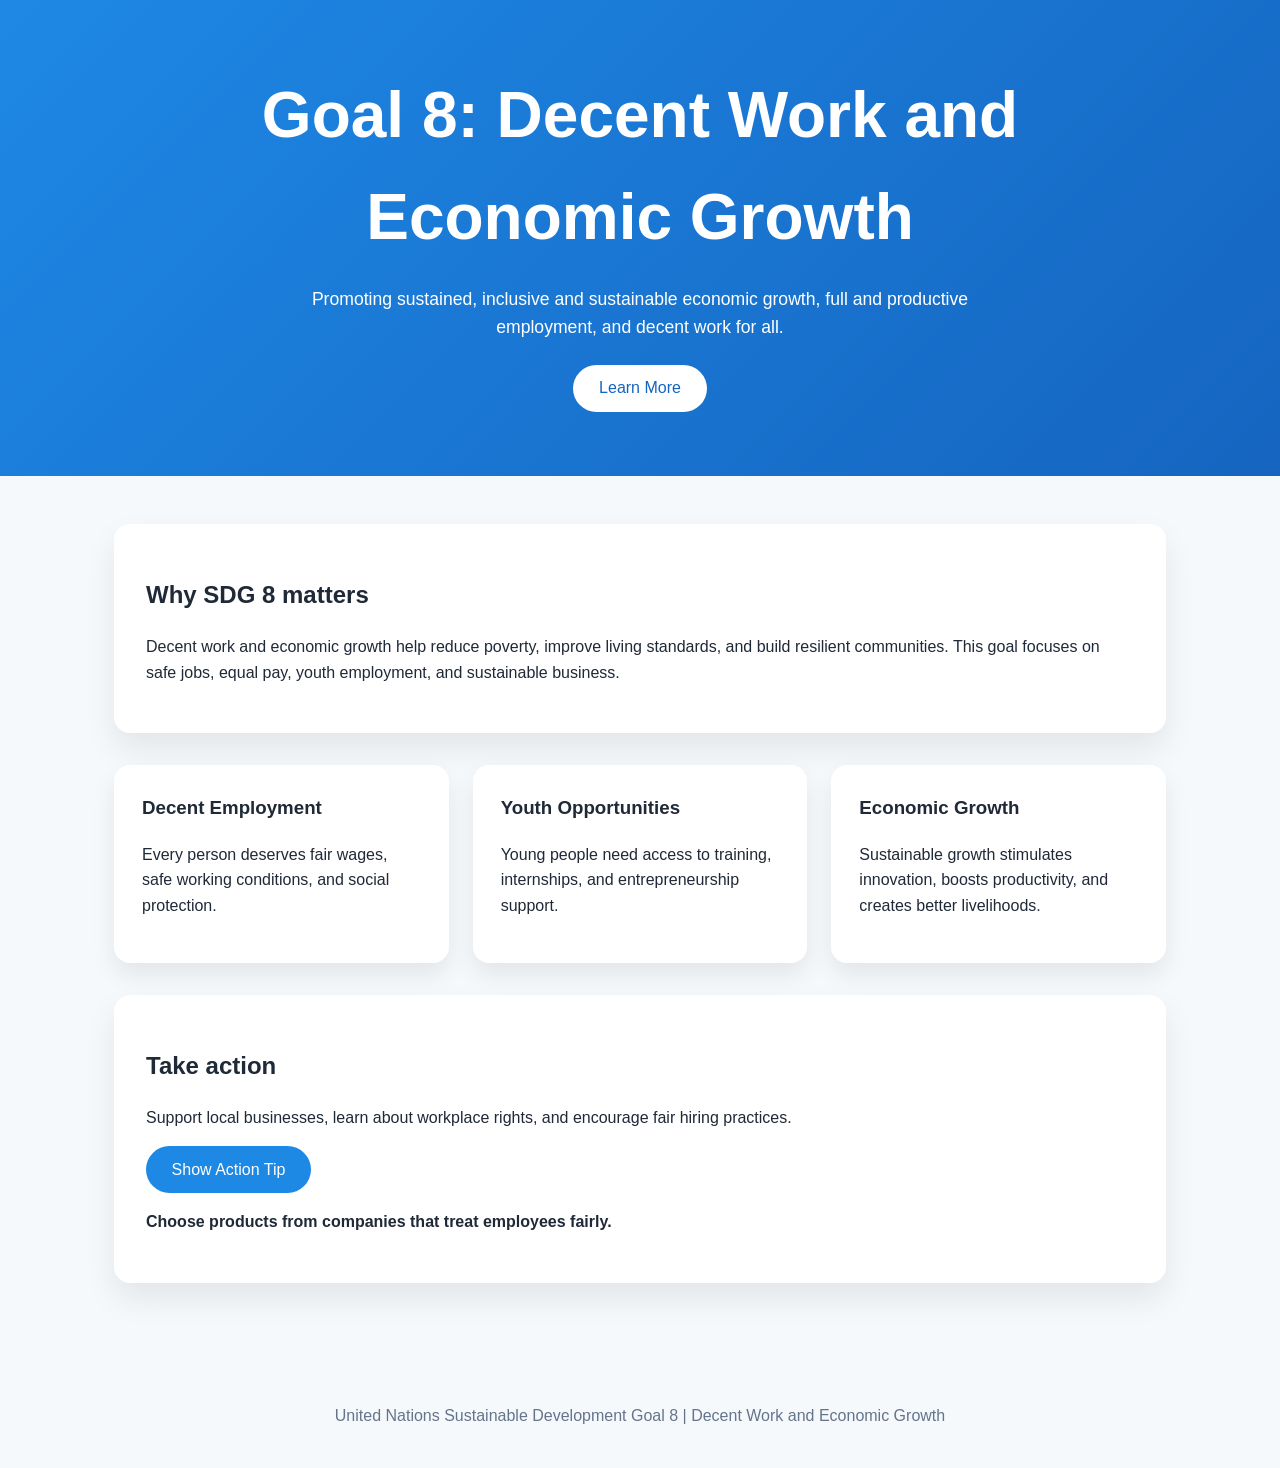
<file: index.html>
<!DOCTYPE html>
<html lang="en">
<head>
  <meta charset="UTF-8" />
  <meta name="viewport" content="width=device-width, initial-scale=1.0" />
  <title>SDG 8 - Decent Work and Economic Growth</title>
  <link rel="stylesheet" href="styles.css" />
</head>
<body>
  <header class="hero">
    <div class="hero-content">
      <h1>Goal 8: Decent Work and Economic Growth</h1>
      <p>Promoting sustained, inclusive and sustainable economic growth, full and productive employment, and decent work for all.</p>
      <button id="learnMoreBtn">Learn More</button>
    </div>
  </header>

  <main>
    <section class="summary">
      <h2>Why SDG 8 matters</h2>
      <p>Decent work and economic growth help reduce poverty, improve living standards, and build resilient communities. This goal focuses on safe jobs, equal pay, youth employment, and sustainable business.</p>
    </section>

    <section class="cards" id="cardsContainer">
      <article class="card">
        <h3>Decent Employment</h3>
        <p>Every person deserves fair wages, safe working conditions, and social protection.</p>
      </article>
      <article class="card">
        <h3>Youth Opportunities</h3>
        <p>Young people need access to training, internships, and entrepreneurship support.</p>
      </article>
      <article class="card">
        <h3>Economic Growth</h3>
        <p>Sustainable growth stimulates innovation, boosts productivity, and creates better livelihoods.</p>
      </article>
    </section>

    <section class="action-section">
      <h2>Take action</h2>
      <p>Support local businesses, learn about workplace rights, and encourage fair hiring practices.</p>
      <button id="actionBtn">Show Action Tip</button>
      <p class="tip" id="actionTip"></p>
    </section>
  </main>

  <footer>
    <p>United Nations Sustainable Development Goal 8 | Decent Work and Economic Growth</p>
  </footer>

  <script src="script.js"></script>
</body>
</html>
</file>
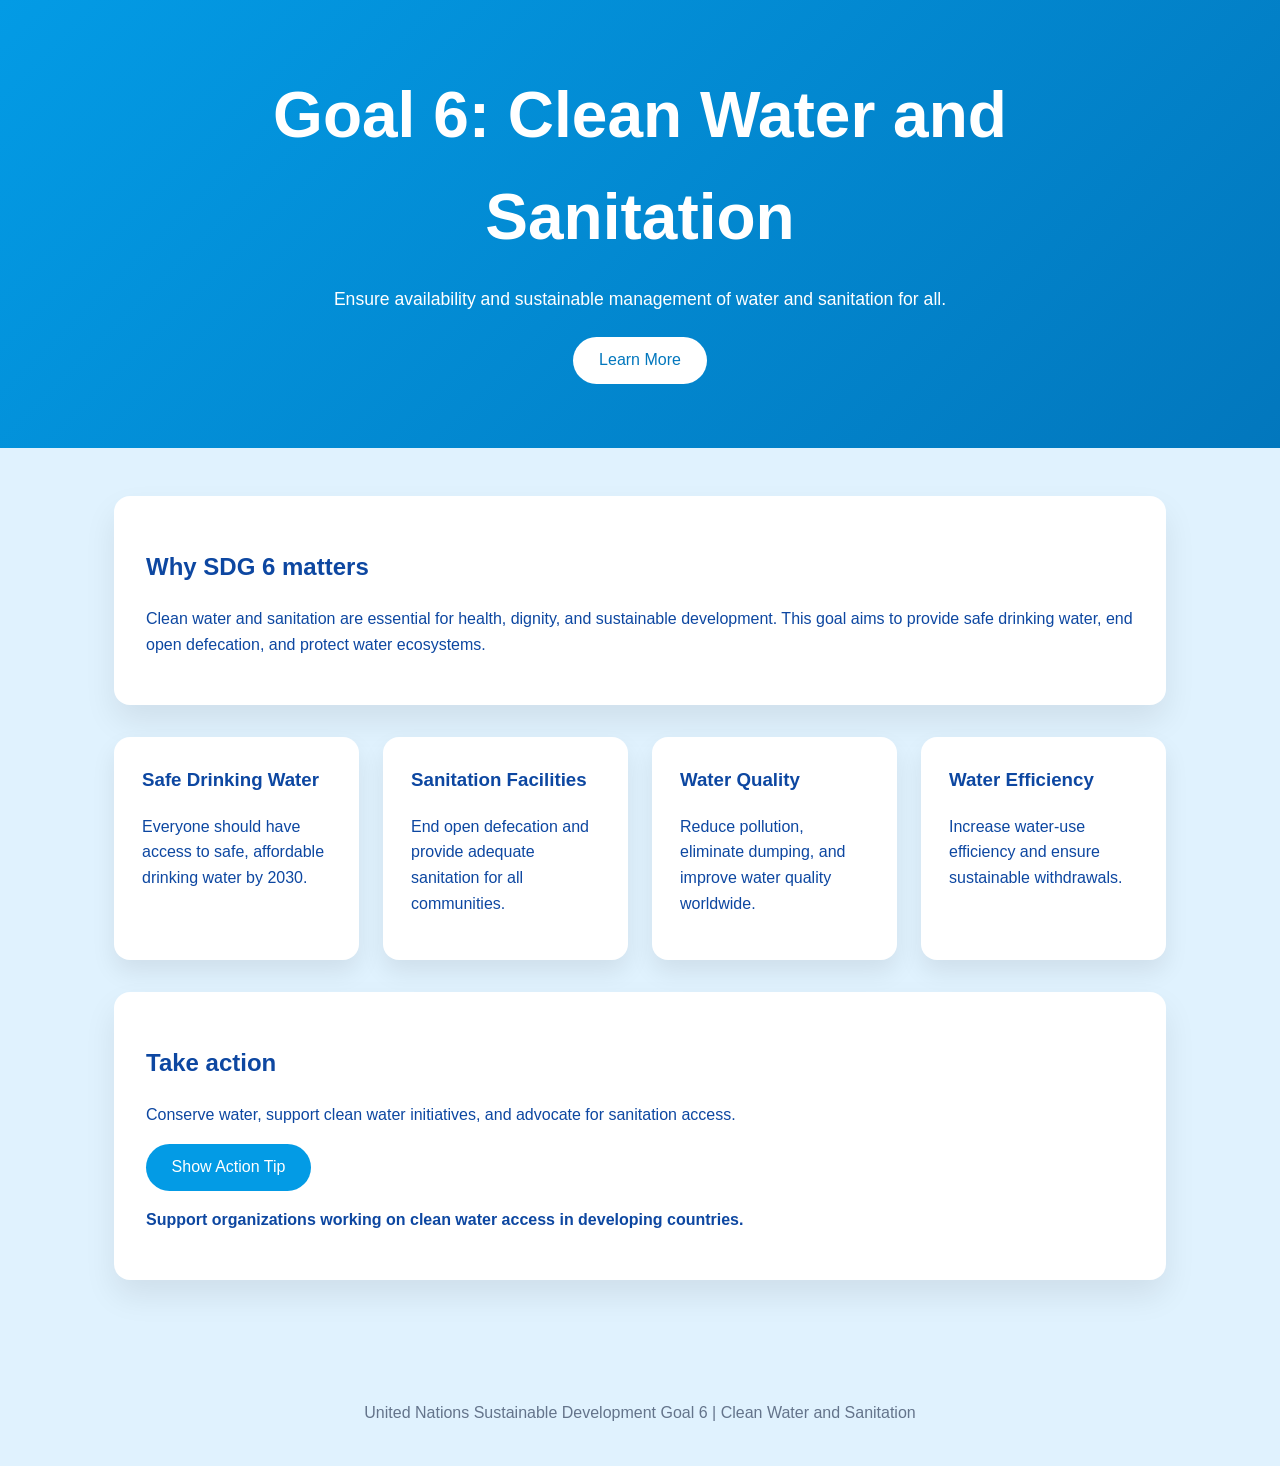
<file: sdg6/index.html>
<!DOCTYPE html>
<html lang="en">
<head>
  <meta charset="UTF-8" />
  <meta name="viewport" content="width=device-width, initial-scale=1.0" />
  <title>SDG 6 - Clean Water and Sanitation</title>
  <link rel="stylesheet" href="styles.css" />
</head>
<body>
  <header class="hero">
    <div class="hero-content">
      <h1>Goal 6: Clean Water and Sanitation</h1>
      <p>Ensure availability and sustainable management of water and sanitation for all.</p>
      <button id="learnMoreBtn">Learn More</button>
    </div>
  </header>

  <main>
    <section class="summary">
      <h2>Why SDG 6 matters</h2>
      <p>Clean water and sanitation are essential for health, dignity, and sustainable development. This goal aims to provide safe drinking water, end open defecation, and protect water ecosystems.</p>
    </section>

    <section class="cards" id="cardsContainer">
      <article class="card">
        <h3>Safe Drinking Water</h3>
        <p>Everyone should have access to safe, affordable drinking water by 2030.</p>
      </article>
      <article class="card">
        <h3>Sanitation Facilities</h3>
        <p>End open defecation and provide adequate sanitation for all communities.</p>
      </article>
      <article class="card">
        <h3>Water Quality</h3>
        <p>Reduce pollution, eliminate dumping, and improve water quality worldwide.</p>
      </article>
      <article class="card">
        <h3>Water Efficiency</h3>
        <p>Increase water-use efficiency and ensure sustainable withdrawals.</p>
      </article>
    </section>

    <section class="action-section">
      <h2>Take action</h2>
      <p>Conserve water, support clean water initiatives, and advocate for sanitation access.</p>
      <button id="actionBtn">Show Action Tip</button>
      <p class="tip" id="actionTip"></p>
    </section>
  </main>

  <footer>
    <p>United Nations Sustainable Development Goal 6 | Clean Water and Sanitation</p>
  </footer>

  <script src="script.js"></script>
</body>
</html>
</file>
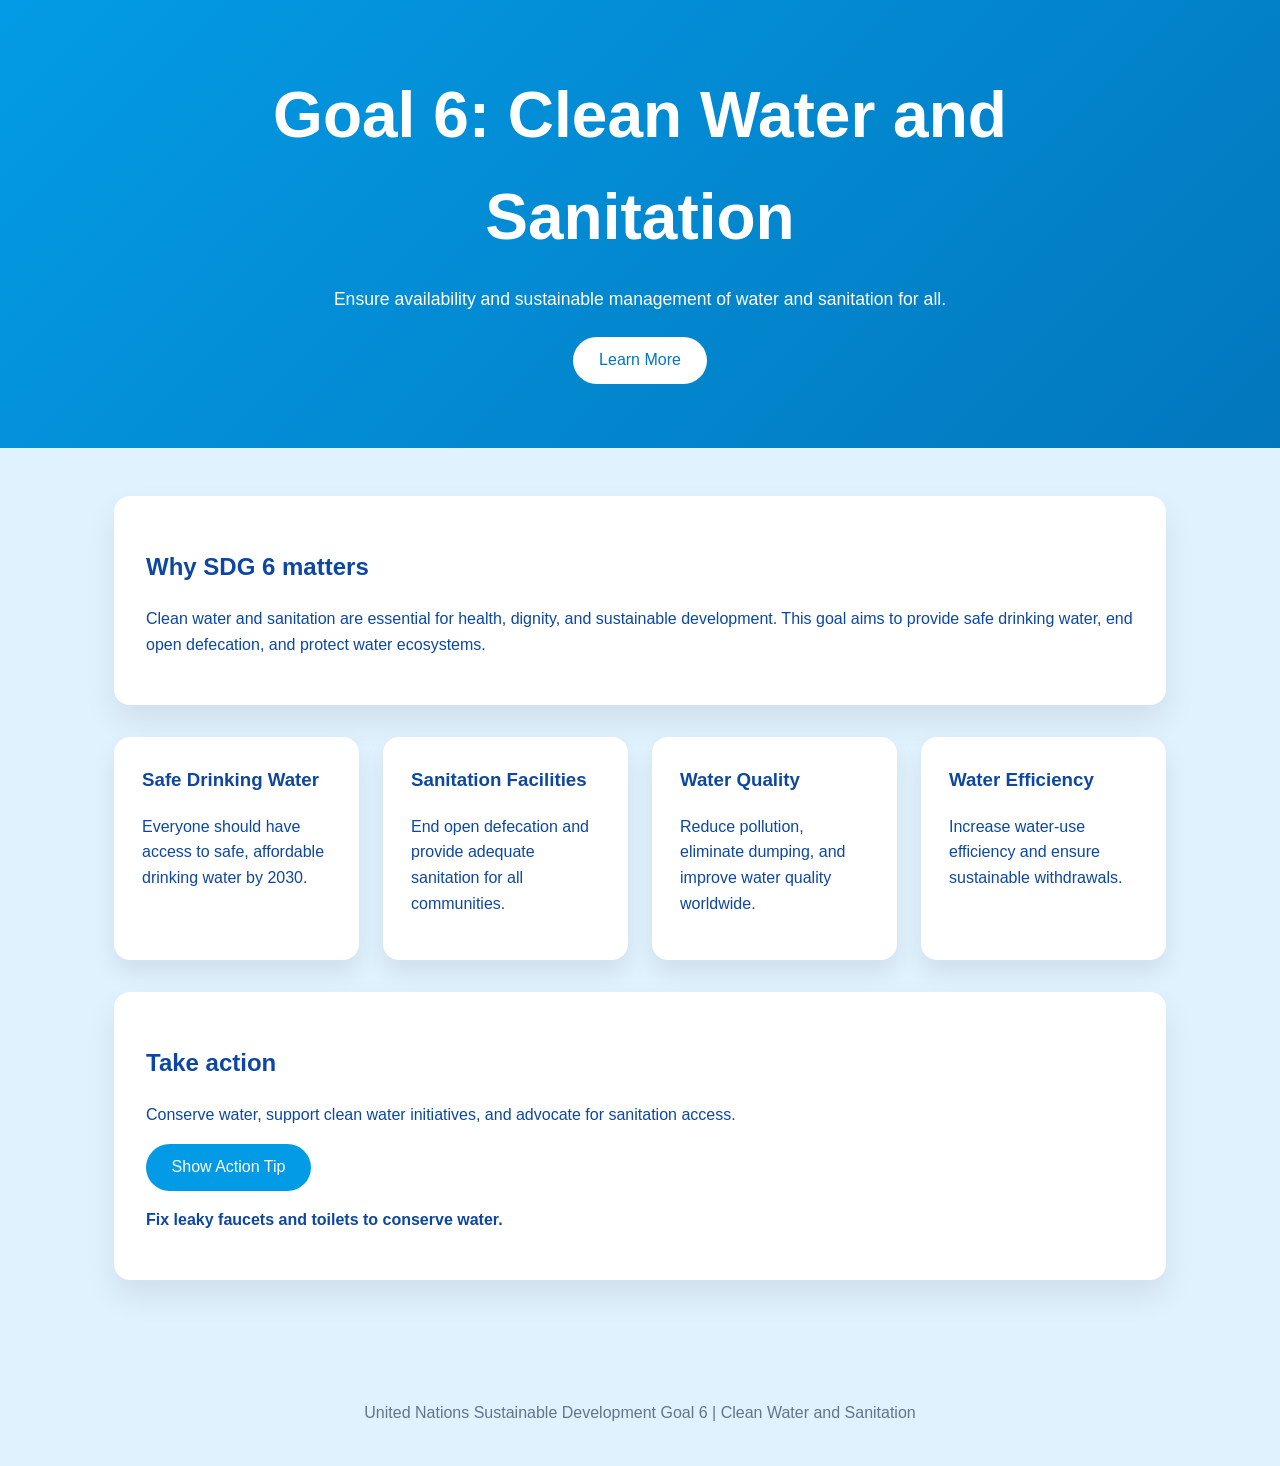
<file: sdg6.html>
<!DOCTYPE html>
<html lang="en">
<head>
  <meta charset="UTF-8" />
  <meta name="viewport" content="width=device-width, initial-scale=1.0" />
  <title>SDG 6 - Clean Water and Sanitation</title>
  <link rel="stylesheet" href="sdg6.css" />
</head>
<body>
  <header class="hero">
    <div class="hero-content">
      <h1>Goal 6: Clean Water and Sanitation</h1>
      <p>Ensure availability and sustainable management of water and sanitation for all.</p>
      <button id="learnMoreBtn">Learn More</button>
    </div>
  </header>

  <main>
    <section class="summary">
      <h2>Why SDG 6 matters</h2>
      <p>Clean water and sanitation are essential for health, dignity, and sustainable development. This goal aims to provide safe drinking water, end open defecation, and protect water ecosystems.</p>
    </section>

    <section class="cards" id="cardsContainer">
      <article class="card">
        <h3>Safe Drinking Water</h3>
        <p>Everyone should have access to safe, affordable drinking water by 2030.</p>
      </article>
      <article class="card">
        <h3>Sanitation Facilities</h3>
        <p>End open defecation and provide adequate sanitation for all communities.</p>
      </article>
      <article class="card">
        <h3>Water Quality</h3>
        <p>Reduce pollution, eliminate dumping, and improve water quality worldwide.</p>
      </article>
      <article class="card">
        <h3>Water Efficiency</h3>
        <p>Increase water-use efficiency and ensure sustainable withdrawals.</p>
      </article>
    </section>

    <section class="action-section">
      <h2>Take action</h2>
      <p>Conserve water, support clean water initiatives, and advocate for sanitation access.</p>
      <button id="actionBtn">Show Action Tip</button>
      <p class="tip" id="actionTip"></p>
    </section>
  </main>

  <footer>
    <p>United Nations Sustainable Development Goal 6 | Clean Water and Sanitation</p>
  </footer>

  <script src="sdg6.js"></script>
</body>
</html>
</file>
<file: styles.css>
:root {
  --background: #f5f9fb;
  --primary: #1565c0;
  --secondary: #1e88e5;
  --text: #1f2937;
  --card: #ffffff;
  --shadow: rgba(0, 0, 0, 0.08);
}

* {
  box-sizing: border-box;
}

body {
  margin: 0;
  font-family: 'Segoe UI', Tahoma, Geneva, Verdana, sans-serif;
  background: var(--background);
  color: var(--text);
  line-height: 1.6;
}

header.hero {
  background: linear-gradient(135deg, #1e88e5 0%, #1565c0 100%);
  color: white;
  padding: 4rem 1.5rem;
  text-align: center;
}

.hero-content {
  max-width: 900px;
  margin: 0 auto;
}

.hero h1 {
  font-size: clamp(2.5rem, 5vw, 4rem);
  margin: 0 0 1rem;
}

.hero p {
  font-size: 1.1rem;
  max-width: 760px;
  margin: 0 auto 1.5rem;
}

button {
  border: none;
  padding: 0.9rem 1.6rem;
  font-size: 1rem;
  border-radius: 999px;
  cursor: pointer;
  transition: transform 0.2s ease, background-color 0.2s ease;
}

button:hover {
  transform: translateY(-2px);
}

button#learnMoreBtn {
  background: white;
  color: var(--primary);
}

button#actionBtn {
  background: var(--secondary);
  color: white;
}

main {
  padding: 3rem 1.5rem;
  max-width: 1100px;
  margin: 0 auto;
}

.summary,
.action-section {
  background: var(--card);
  border-radius: 1rem;
  padding: 2rem;
  box-shadow: 0 16px 32px var(--shadow);
  margin-bottom: 2rem;
}

.cards {
  display: grid;
  grid-template-columns: repeat(auto-fit, minmax(220px, 1fr));
  gap: 1.5rem;
  margin-bottom: 2rem;
}

.card {
  background: var(--card);
  border-radius: 1rem;
  padding: 1.75rem;
  box-shadow: 0 12px 24px var(--shadow);
}

.card h3 {
  margin-top: 0;
}

.action-section .tip {
  margin-top: 1rem;
  font-weight: 600;
}

footer {
  text-align: center;
  padding: 1.5rem 1rem;
  color: #64748b;
}

@media (max-width: 640px) {
  header.hero {
    padding: 3rem 1rem;
  }
}
</file>
<file: sdg6/styles.css>
:root {
  --background: #e0f2fe;
  --primary: #0277bd;
  --secondary: #039be5;
  --text: #0d47a1;
  --card: #ffffff;
  --shadow: rgba(0, 0, 0, 0.08);
}

* {
  box-sizing: border-box;
}

body {
  margin: 0;
  font-family: 'Segoe UI', Tahoma, Geneva, Verdana, sans-serif;
  background: var(--background);
  color: var(--text);
  line-height: 1.6;
}

header.hero {
  background: linear-gradient(135deg, #039be5 0%, #0277bd 100%);
  color: white;
  padding: 4rem 1.5rem;
  text-align: center;
}

.hero-content {
  max-width: 900px;
  margin: 0 auto;
}

.hero h1 {
  font-size: clamp(2.5rem, 5vw, 4rem);
  margin: 0 0 1rem;
}

.hero p {
  font-size: 1.1rem;
  max-width: 760px;
  margin: 0 auto 1.5rem;
}

button {
  border: none;
  padding: 0.9rem 1.6rem;
  font-size: 1rem;
  border-radius: 999px;
  cursor: pointer;
  transition: transform 0.2s ease, background-color 0.2s ease;
}

button:hover {
  transform: translateY(-2px);
}

button#learnMoreBtn {
  background: white;
  color: var(--primary);
}

button#actionBtn {
  background: var(--secondary);
  color: white;
}

main {
  padding: 3rem 1.5rem;
  max-width: 1100px;
  margin: 0 auto;
}

.summary,
.action-section {
  background: var(--card);
  border-radius: 1rem;
  padding: 2rem;
  box-shadow: 0 16px 32px var(--shadow);
  margin-bottom: 2rem;
}

.cards {
  display: grid;
  grid-template-columns: repeat(auto-fit, minmax(220px, 1fr));
  gap: 1.5rem;
  margin-bottom: 2rem;
}

.card {
  background: var(--card);
  border-radius: 1rem;
  padding: 1.75rem;
  box-shadow: 0 12px 24px var(--shadow);
}

.card h3 {
  margin-top: 0;
}

.action-section .tip {
  margin-top: 1rem;
  font-weight: 600;
}

footer {
  text-align: center;
  padding: 1.5rem 1rem;
  color: #64748b;
}

@media (max-width: 640px) {
  header.hero {
    padding: 3rem 1rem;
  }
}
</file>
<file: sdg6.css>
:root {
  --background: #e0f2fe;
  --primary: #0277bd;
  --secondary: #039be5;
  --text: #0d47a1;
  --card: #ffffff;
  --shadow: rgba(0, 0, 0, 0.08);
}

* {
  box-sizing: border-box;
}

body {
  margin: 0;
  font-family: 'Segoe UI', Tahoma, Geneva, Verdana, sans-serif;
  background: var(--background);
  color: var(--text);
  line-height: 1.6;
}

header.hero {
  background: linear-gradient(135deg, #039be5 0%, #0277bd 100%);
  color: white;
  padding: 4rem 1.5rem;
  text-align: center;
}

.hero-content {
  max-width: 900px;
  margin: 0 auto;
}

.hero h1 {
  font-size: clamp(2.5rem, 5vw, 4rem);
  margin: 0 0 1rem;
}

.hero p {
  font-size: 1.1rem;
  max-width: 760px;
  margin: 0 auto 1.5rem;
}

button {
  border: none;
  padding: 0.9rem 1.6rem;
  font-size: 1rem;
  border-radius: 999px;
  cursor: pointer;
  transition: transform 0.2s ease, background-color 0.2s ease;
}

button:hover {
  transform: translateY(-2px);
}

button#learnMoreBtn {
  background: white;
  color: var(--primary);
}

button#actionBtn {
  background: var(--secondary);
  color: white;
}

main {
  padding: 3rem 1.5rem;
  max-width: 1100px;
  margin: 0 auto;
}

.summary,
.action-section {
  background: var(--card);
  border-radius: 1rem;
  padding: 2rem;
  box-shadow: 0 16px 32px var(--shadow);
  margin-bottom: 2rem;
}

.cards {
  display: grid;
  grid-template-columns: repeat(auto-fit, minmax(220px, 1fr));
  gap: 1.5rem;
  margin-bottom: 2rem;
}

.card {
  background: var(--card);
  border-radius: 1rem;
  padding: 1.75rem;
  box-shadow: 0 12px 24px var(--shadow);
}

.card h3 {
  margin-top: 0;
}

.action-section .tip {
  margin-top: 1rem;
  font-weight: 600;
}

footer {
  text-align: center;
  padding: 1.5rem 1rem;
  color: #64748b;
}

@media (max-width: 640px) {
  header.hero {
    padding: 3rem 1rem;
  }
}
</file>
